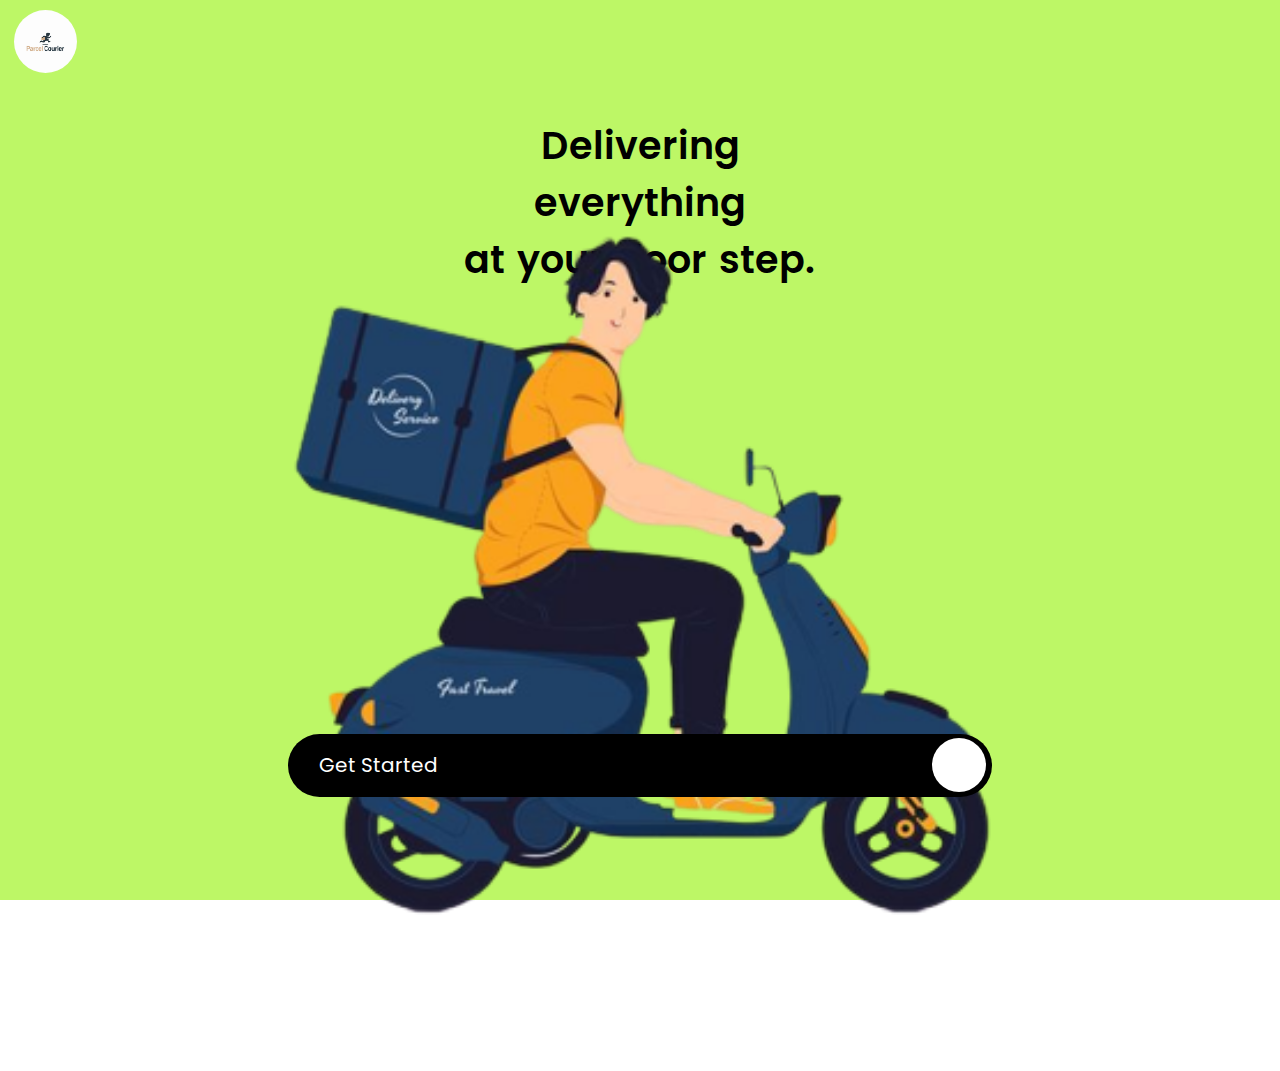
<file: mobile_design/home.html>
<!DOCTYPE html>
<html lang="en">
<head>
    <meta charset="UTF-8">
    <meta http-equiv="X-UA-Compatible" content="IE=edge">
    <meta name="viewport" content="width=device-width, initial-scale=1.0">
    <title>Home</title>
    <link rel="stylesheet" href="mobile-style.css">
    <link rel="stylesheet" href="https://cdnjs.cloudflare.com/ajax/libs/font-awesome/6.2.0/css/all.min.css" integrity="sha512-xh6O/CkQoPOWDdYTDqeRdPCVd1SpvCA9XXcUnZS2FmJNp1coAFzvtCN9BmamE+4aHK8yyUHUSCcJHgXloTyT2A==" crossorigin="anonymous" referrerpolicy="no-referrer" />
</head>
<body>
    <div class="main-container">
        <div class="container">
            <div class="navbar">
                <div class="logo">
                    <img src="../img/temp-navbar-logo.png" alt="">
                </div>
                <div class="menu-bars">
                    <label  class="bars-label">
                        <i class="fa fa-solid fa-bars-staggered fa-flip-horizontal"></i>                    </label>
                </div>
            </div>
            <div class="colored-data-section">
                <p>
                    Delivering <br> everything <br> at your door step.
                </p>
            </div>
            <div class="details-graphic-section">
                <img src="../img/delivery_guy-removebg-preview.png" alt="">
            </div>
            <div class="get-started-a">
                <a href="./page2.html">
                    <div class="get-started-text-logo">
                        <p>Get Started</p>
                        <div class="arrow-logo">
                            <i class="fa fa-solid fa-arrow-right"></i>

                        </div>
                    </div>
                </a>
            </div>
        </div>
    </div>
</body>
</html>
</file>
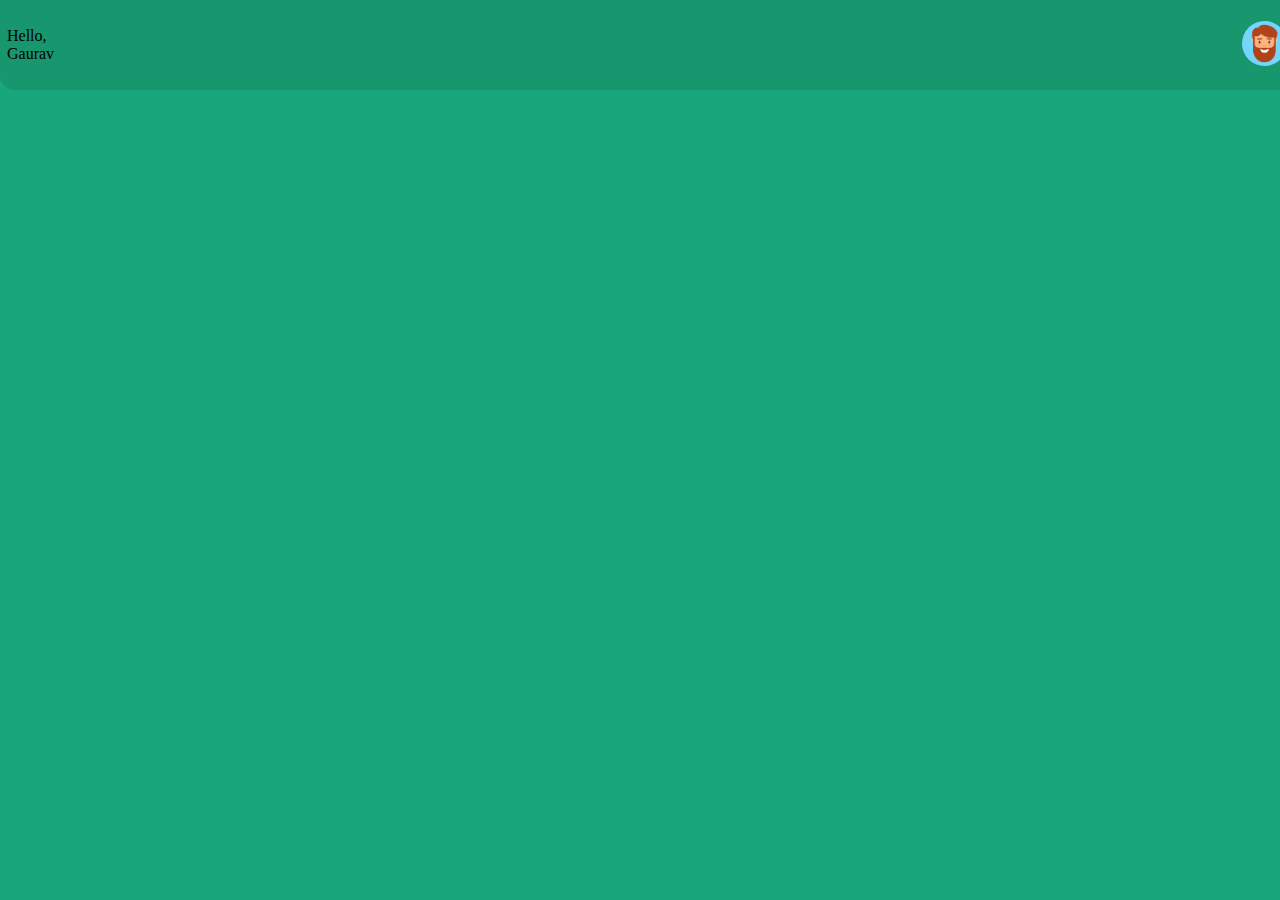
<file: mobile_design/homePage.html>
<!DOCTYPE html>
<html lang="en">
<head>
    <meta charset="UTF-8">
    <meta http-equiv="X-UA-Compatible" content="IE=edge">
    <meta name="viewport" content="width=device-width, initial-scale=1.0">
    <title>Document</title>
    <link rel="stylesheet" href="homemobile.css">
</head>
<body>
    <div class="home-page-main-container">
        <div class="home-page-container">
            <div class="home-page-navbar navbar">
                <div class="home-page-details">
                    <p>Hello,</p>
                    <p class="heading">Gaurav</p>
                </div>
                <div class="home-page-avatar">
                    <img src="../img/cartoon avatar.png" alt="Cartoon avatar">
                </div>
            </div>
           
        </div>
        
    </div>
    
</body>
</html>
</file>
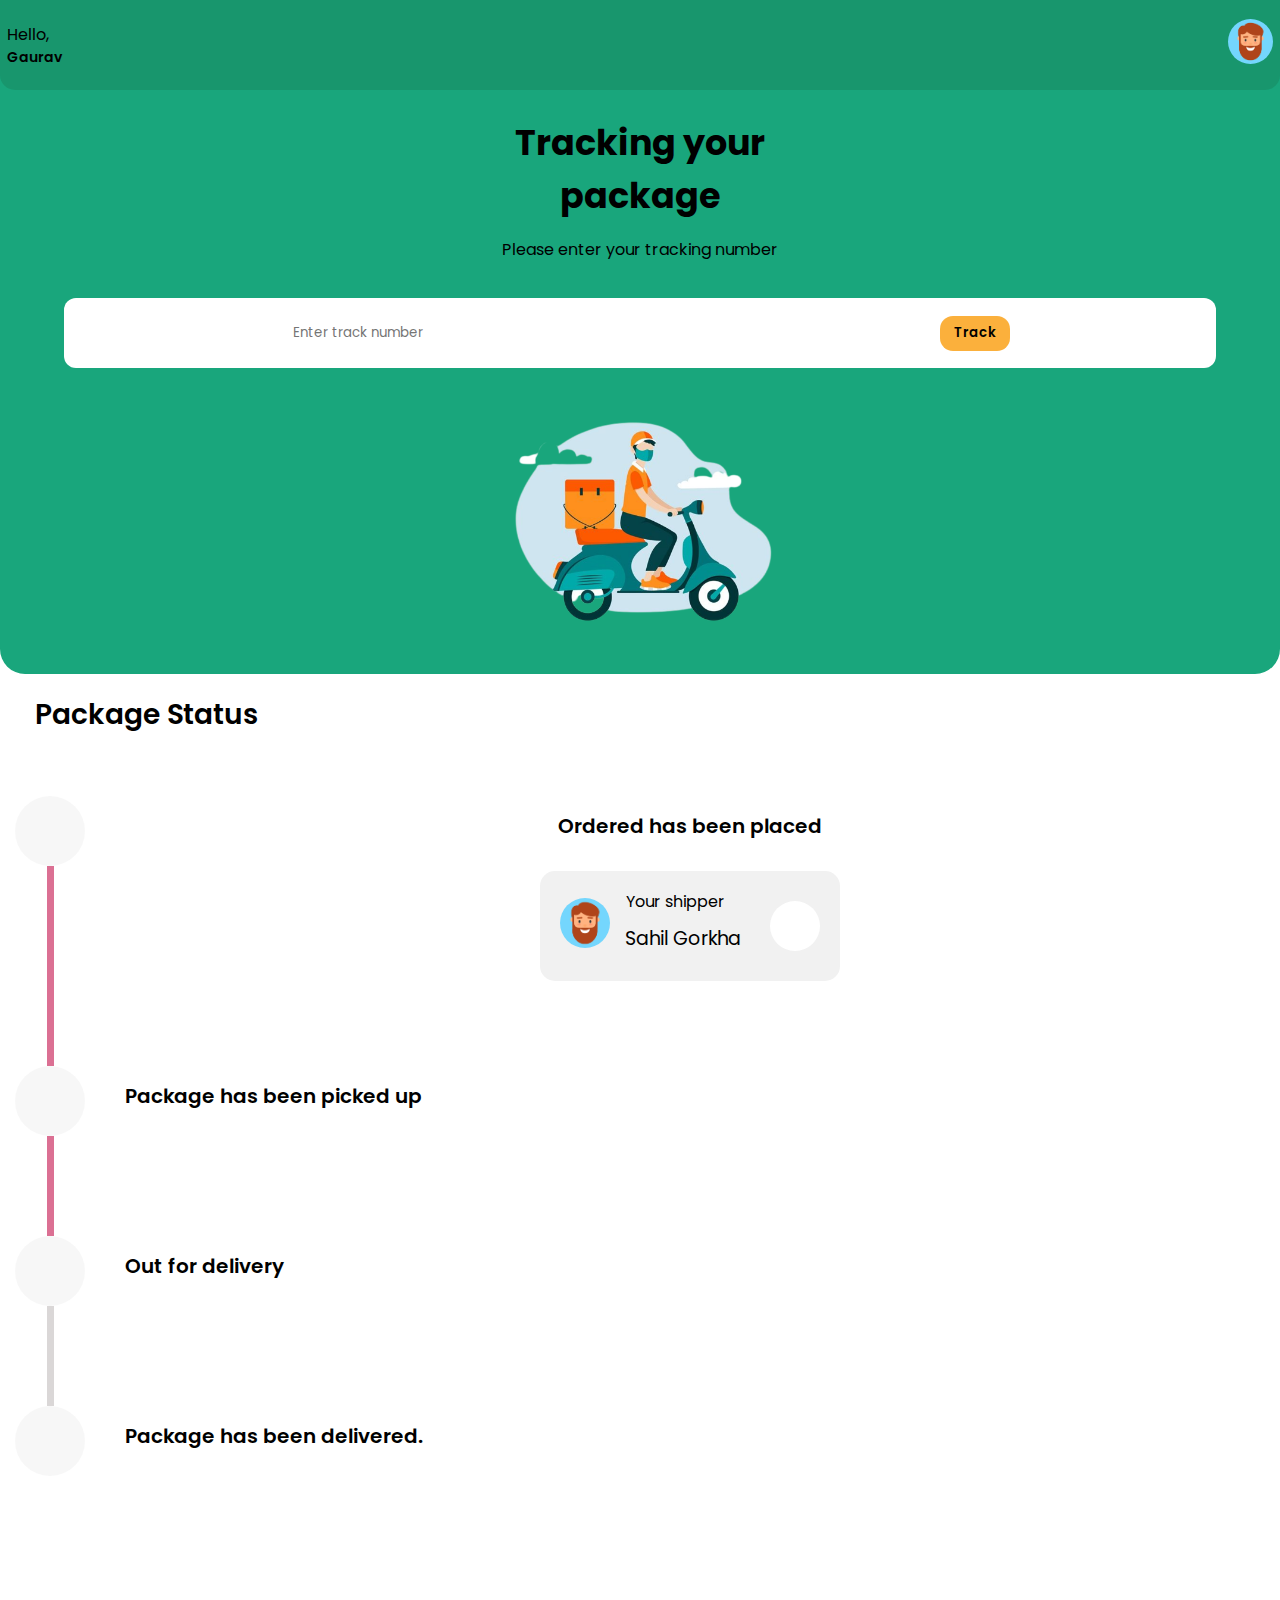
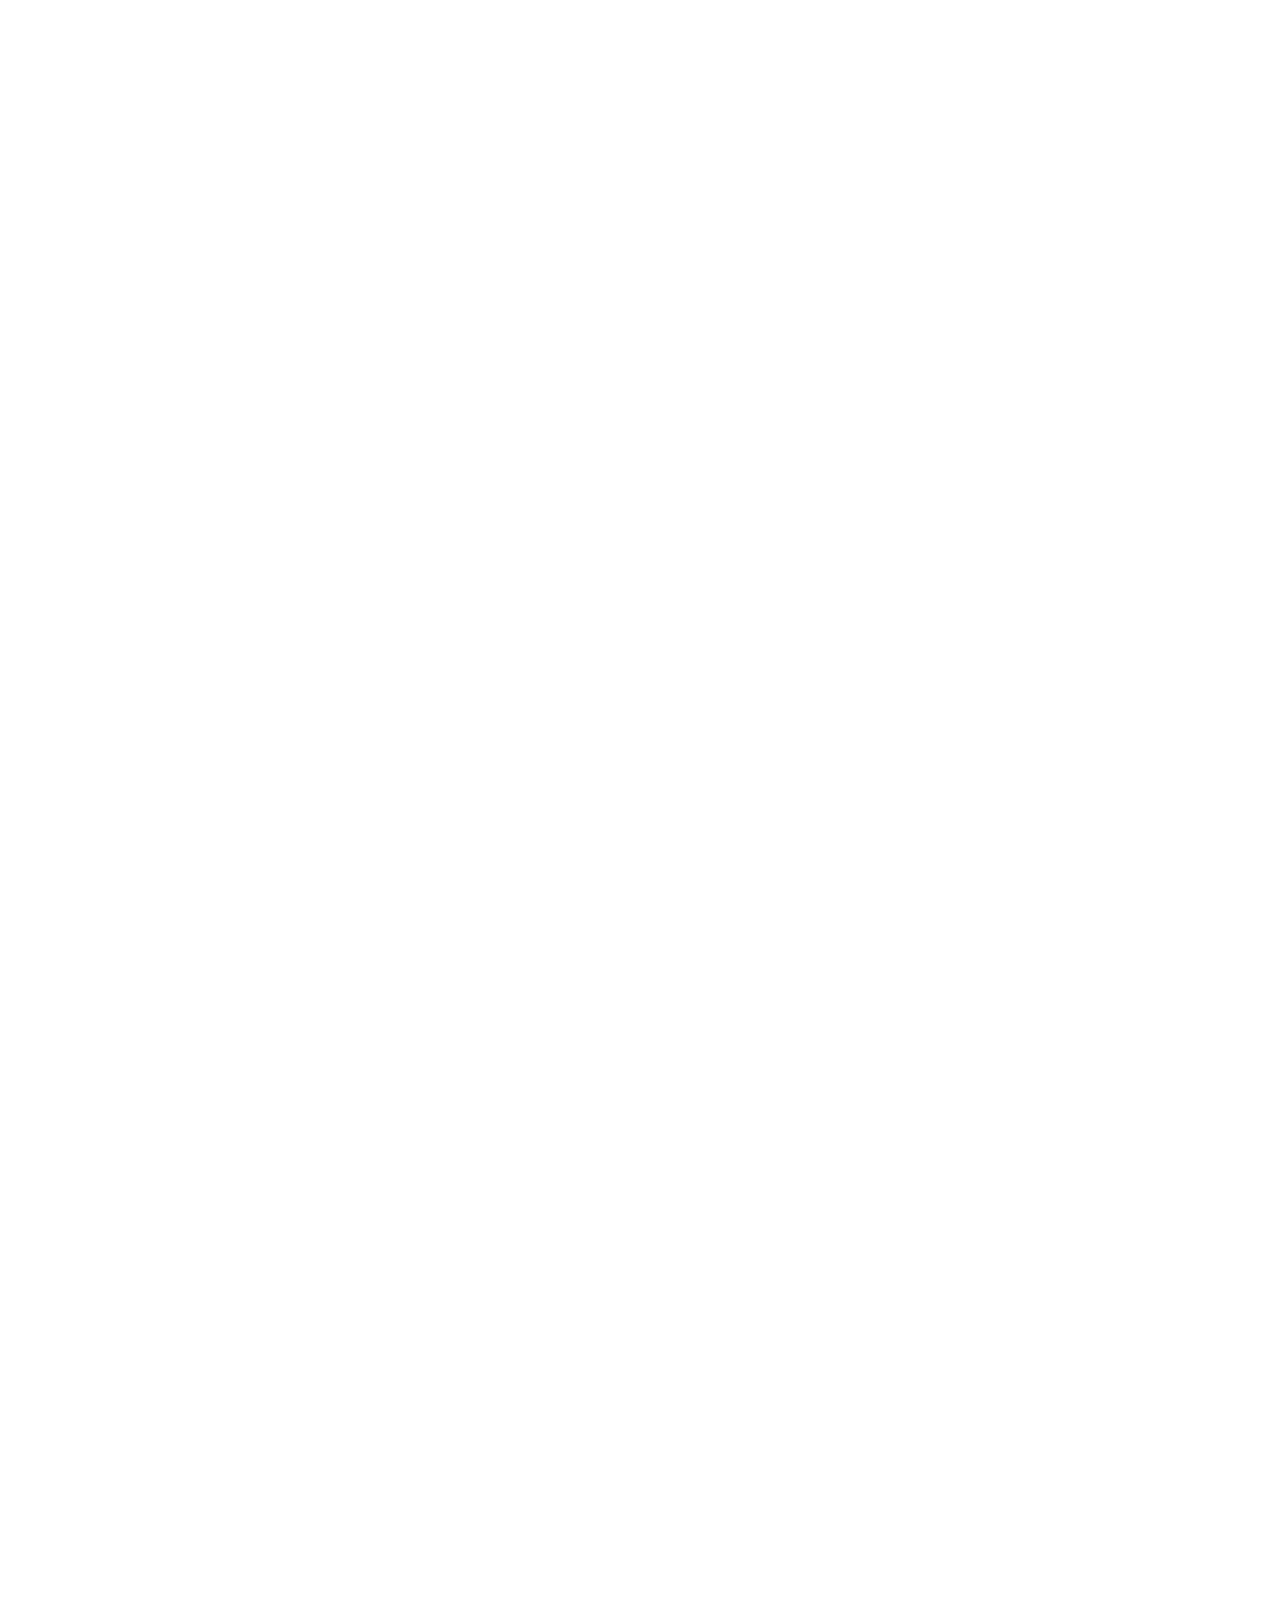
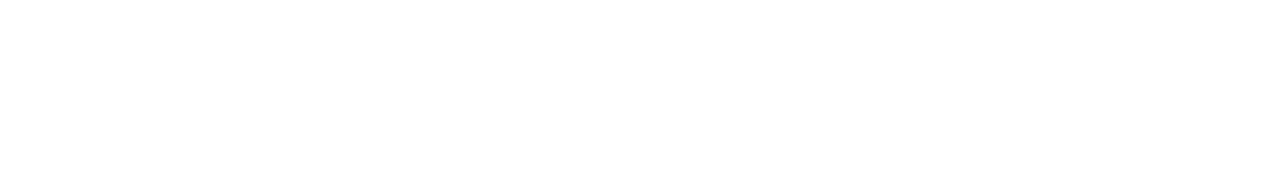
<file: mobile_design/page2.html>
<!DOCTYPE html>
<html lang="en">

<head>
    <link rel="stylesheet" href="page2_style.css">
    <meta charset="UTF-8">
    <meta http-equiv="X-UA-Compatible" content="IE=edge">
    <link rel="stylesheet" href="https://cdnjs.cloudflare.com/ajax/libs/font-awesome/6.2.0/css/all.min.css" integrity="sha512-xh6O/CkQoPOWDdYTDqeRdPCVd1SpvCA9XXcUnZS2FmJNp1coAFzvtCN9BmamE+4aHK8yyUHUSCcJHgXloTyT2A==" crossorigin="anonymous" referrerpolicy="no-referrer" />
    <meta name="viewport" content="width=device-width, initial-scale=1.0">
    <title>Track page..</title>
</head>

<body>
    <div class="track-page-main-container">
        <div class="track-page-green-container">
            <div class="track-page-navbar navbar">
                <div class="track-page-details">
                    <p>Hello,</p>
                    <p class="heading">Gaurav</p>
                </div>
                <div class="track-page-avatar">
                    <img src="../img/cartoon avatar.png" alt="Cartoon avatar">
                </div>
            </div>
            <div class="tracking-details">
                <h2>Tracking your <br> package</h2>
                <p>Please enter your tracking number</p>
            </div>
            <div class="track-input-container">
                <div class="track-logo">
                    <i class="fa-solid fa-truck-fast"></i>                </div>
                <input type="number" name="" id="" class="track-input" placeholder="Enter track number" min="000000" max="999999">
                <div class="track-btn btn">
                    <button>Track</button>
                </div>
            </div>
            <div class="track-graphic-logo">
                <div class="scooter-smoke"></div>
                <img src="../img/tracker_page-removebg-preview.png" alt="Delivery guy">
                <div class="scooter-smoke"></div>
            </div>
        </div>
        <div class="track-page-tracking-data-container">
            <div class="details_data_container">
                <p class="package-status">Package Status</p>
                <div class="progress-status-wrapper">
                    <div class="progress-status-bar">
                        <div class="dot one">
                            <i class="fa-solid fa-cart-shopping"></i>                        </div>
                        <div class="progress-bar first done"></div>
                        <div class="dot two">
                            <i class="fa-solid fa-boxes-stacked"></i>                        </div>
                        <div class="progress-bar second done">
                        </div>
                        <div class="dot three">
                            <i class="fa-solid fa-truck-fast"></i>
                        </div>
                        <div class="progress-bar third remaining"></div>
                        <div class="dot four">
                            <i class="fa-solid fa-hand-holding-heart"></i>
                        </div>


                    </div>
                    <div class="progress-status-details-container">
                        <div class="progress-status-details first-status-details">
                            <div class="random-wrapper">
                            <p class="progress-status-heading first-status-heading">
                                Ordered has been placed
                            </p>
                            <p class="date-details">

                            </p>
                        </div>
                            <div class="delivery-person-details">
                                <div class="delivery-guy-photo">
                                    <img src="../img/cartoon avatar.png" alt="delivery-guy-photo">
                                </div>
                                <div class="delivery-guy-name-details">
                                    <span class="_1">Your shipper</span>
                                    <span class="_2">Sahil Gorkha</span>
                                </div>
                                <div class="delivery-guy-call">
                                    <i class="fa-solid fa-phone"></i>
                                </div>
                            </div>
                        </div>
                        <div class="progress-status-details second-status-details">
                            <p class="progress-status-heading second-status-heading">
                                Package has been picked up
                            </p>
                            <!-- <p class="date-details">
                                13-oct 2022
                            </p> -->
                        </div>
                        <div class="progress-status-details third-status-details">
                            <p class="progress-status-heading third-status-heading">
                                Out for delivery
                            </p>
                            <!-- <p class="date-details">
                                13-oct 2022
                            </p> -->
                        </div>
                        <div class="progress-status-details fourth-status-details">
                            <p class="progress-status-heading fourth-status-heading">
                                Package has been delivered.
                            </p>
                            <!-- <p class="date-details">
                                13-oct 2022
                            </p> -->
                        </div>
                    </div>
                </div>
        </div>
    </div>
    
</body>

</html>
</file>
<file: mobile_design/mobile-style.css>
@import url('https://fonts.googleapis.com/css2?family=Poppins:wght@300;400;600;700&family=Quicksand:wght@300;400;500;600;700&family=Source+Sans+Pro:ital,wght@0,200;0,300;0,400;0,600;0,700;0,900;1,200;1,300;1,400;1,600;1,700;1,900&display=swap');

*{
    margin: 0;
    padding: 0;
    box-sizing: border-box;  
    font-family: 'Poppins', sans-serif;
    text-decoration: none;
    list-style: none;

}
a{
    color: white;
}

/* 🔥 container  */
.main-container .container{
    display: flex;
    min-height: 100vh;
    width: 100vw;
    flex-direction: column;
    background-color: rgb(189, 247, 102)
}

/* 🔥 navbar */
.navbar{
    display: flex;
    align-items: center;
    justify-content: space-between;
    height: 10vh;
    /* background-color: red; */
    width: 100vw;
    padding: 0px 14px;
}

.navbar .logo img{
    height: 7vh;
    border-radius: 50px;
}
.navbar .menu-bars .bars-label i{
    font-size: 30px;
}

/* 🔥 mid text section */
.colored-data-section{
    display: flex;
    height: 25vh;
    width: 100vw;
    /* background-color: greenyellow; */
    font-size: 38px;
    text-align: center;
    justify-content: center;
    align-items: center;
    word-spacing: 3px;
    font-weight: 550;
    /* letter-spacing: 1px; */
}
.details-graphic-section{
    display: flex;
    height: 40vh;
    width: 100vw;
    align-items: center;
    justify-content: center;
    /* background-color: white; */
    /* background-color: aquamarine; */

}
.details-graphic-section img{
    object-fit: contain;
    width: 90vw;
}
.get-started-a{
    height: 20vh;
    display: flex;
    align-items: center;
    width: 100vw;
    /* background-color: antiquewhite; */
    justify-content: center;
}
.get-started-text-logo{
    display: flex;
    width: 55vw;
    height: 7vh;
    background-color: black;
    border-radius: 32px;
    color: white;
    align-items: center;
    justify-content: space-between;
    padding: 0px 6px;
    font-size: 20px;
}
.get-started-text-logo p{
    margin-left: 25px;
}
.arrow-logo{
    display: flex;
    align-items: center;
    justify-content: center;
    font-size: 28px;
    background-color: white;
    margin-left: 10px;
    color: black;
    height:6vh;
    width: 6vh;
    border-radius: 50px;
}
/* 🔥🔥 Home page styling.. */
</file>
<file: mobile_design/homemobile.css>
*{
    margin: 0;padding: 0;
}.navbar{
    display: flex;
    align-items: center;
    justify-content: space-between;
    padding: 0 7px;
    height: 10vh;
    width: 100%;
    background-color: rgb(253, 154, 170);
    background-color: #18936ad1;
    border-radius: 0 0 15px 15px;
}
.home-page-avatar img{
    object-fit:  contain;
    height: 5vh;
    border-radius: 50px;
}
body{
    background-color: #19a67c;

}
</file>
<file: mobile_design/page2_style.css>
@import url('https://fonts.googleapis.com/css2?family=Poppins:wght@300;400;600;700&family=Quicksand:wght@300;400;500;600;700&family=Source+Sans+Pro:ital,wght@0,200;0,300;0,400;0,600;0,700;0,900;1,200;1,300;1,400;1,600;1,700;1,900&display=swap');


/* background-color: #19a67c;
background-color:#fbb03c;
background-color: #f1f1f1;


background-color: #2196F3BF;

#127050 darker variant  */

input:focus, textarea:focus, select:focus{
    outline: none;
}
*{
    margin: 0;
    padding: 0;
    box-sizing: border-box;
    font-family: 'Roboto','Poppins', sans-serif;
}

img{
    object-fit: contain;
}
body{
    /* background-color: #f1f1f1; */
}
.track-page-main-container {
    display: flex;
    flex-direction: column;
    width: 100vw;
    min-height: 100vh;
    /* background-color: white; */
}

.track-page-green-container {
    display: flex;
    flex-direction: column;
    background-color: #19a67c;
    /* background-color: pink; */

    width: 100vw;
    min-height: 72vh;
    border-radius:  0  0 25px 25px;
}
.navbar{
    display: flex;
    align-items: center;
    justify-content: space-between;
    padding: 0 7px;
    height: 10vh;
    width: 100%;
    background-color: rgb(253, 154, 170);
    background-color: #18936ad1;
    border-radius: 0 0 15px 15px;
}
.track-page-details .heading{
    font-size: 14px;
    font-weight: 600;
}
.track-page-avatar img{
    object-fit: contain;
    height: 5vh;
    border-radius: 50px;
}
.tracking-details{
    display: flex;
    flex-direction: column;
    align-items: center;
    justify-content: center;
    text-align: center;
    height: 22vh;
    margin-bottom: 10px;
}
.tracking-details h2{
    font-size: 35px;
    margin-bottom: 15px;
}
.track-input-container{
    display: flex;
    min-height: 70px;
    background-color: white;
    align-items: center;
    justify-content: center;
    color: black;
    width: 90vw;
    margin: 0 auto;
    border-radius: 12px;
}
.track-btn button{
    width: 70px;
    height: 35px;
    background-color: #fbb03c;
    border-radius: 13px;
    border: none;
    font-weight: 600;
}
input{
    border: none;
    width: 50vw;
    height: 30px;
    padding: 4px 8px;
    margin-right: 15px;
}
i{
    color: #fbb03c;
    margin-right: 15px;
}
.track-graphic-logo{
    display: flex;
    justify-content: center;
    align-items: center;
    height: 34vh;
    /* background-color: red; */

}
.track-graphic-logo img{
    height: 33vh;
    /* background-color: pink; */
}
.details_data_container{
    margin-top: 10px;
    /* background-color: palevioletred; */
    height: 300vh;
}
.package-status{
    font-size: 28px;
    font-weight: 550;
    margin-left: 35px;
    margin-top: 20px;
}
.progress-bar{
    height: 100px;
    width: 7px;
    top: 20px;
    left: 10%;
    
}
.first{
    height: 200px;
}
.done{
    background-color: palevioletred
}
.remaining{
    background-color: #dad7d7;
}
.progress-status-wrapper{
    display: flex;
}
.progress-status-bar{
    display: flex;
    flex-direction: column;
    width: 100px;
    justify-content: center;
    align-items: center;
    /* background-color: black ; */
    height: 800px;
}
.progress-status-details-container{
    width: calc(100% - 100px);
    /* background-color: aqua; */
    height: 840px;
}
.dot{
    height: 70px;
    width: 70px;
    border-radius: 50px;
    background-color: #f1f1f18b;
    display: flex;
    align-items: center;
    justify-content: center;
}
.dot i {
    font-size: 24px;
    margin-left: 12px;
}
.progress-status-details-container{
    display: flex;
    flex-direction: column;

}
.progress-status-details{
    display: flex;
    /* background-color: greenyellow; */
    margin-bottom: 20px;
    height: 150px;
}
.first-status-details{
    height: 310px;
    display: flex;
    flex-direction: column;
    align-items: center;
    justify-content: center;
}
.delivery-person-details{
    display: flex;
    background-color: #f1f1f1;
    height: 110px;
    align-items: center;
    justify-content: center;
    border-radius: 15px;
    width: 300px;
    padding: 0 20px;
    margin-top: 30px;
}
.delivery-guy-photo img{
    object-fit: contain;
    height: 50px;
    border-radius: 50px;
}
.delivery-guy-name-details{
    display : flex;
    flex-direction: column;
    height: 100px;
    /* background-color: pink; */
    text-align: center;
    width: 160px;
    align-items: center;
    justify-content: center;
}
.delivery-guy-call{
    display: flex;
    height: 50px;
    width: 50px;
    border-radius: 50px;
    background-color: white;
    align-items:center;
    justify-content: center;
    font-size: 22px;
}
._1{
    margin-bottom: 10px;
    margin-right: 40px;
    margin-left: 10px;
}
._2{
    margin-right: 24px;
    margin-bottom: 10px;
    font-size: 19px;
    margin-left: 10px;
}
.delivery-guy-call i{
    margin-left: 10px;
}
.progress-status-heading{
    font-size: 20px;
    font-weight: 550;
}
.first-status-heading{
    margin-top: 10px;
}
.second-status-heading{
    margin-top: 15px;
    margin-left: 25px;
}
.third-status-heading{
    margin-top: 15px;
    margin-left: 25px;

}
.fourth-status-heading{
    margin-top: 15px;
    margin-left: 10px;
    margin-left: 25px;

}












































@media (max-height:650px) {
    .tracking-details h2{
        font-size: 25px;
        margin-bottom: 5px;
    }
    .track-graphic-logo img{
        height: 30vh;
    }
    input{
        height: 20px;
        padding: 0;
    }
    .track-input-container{
        margin-top: 10px;
    }
}
</file>
